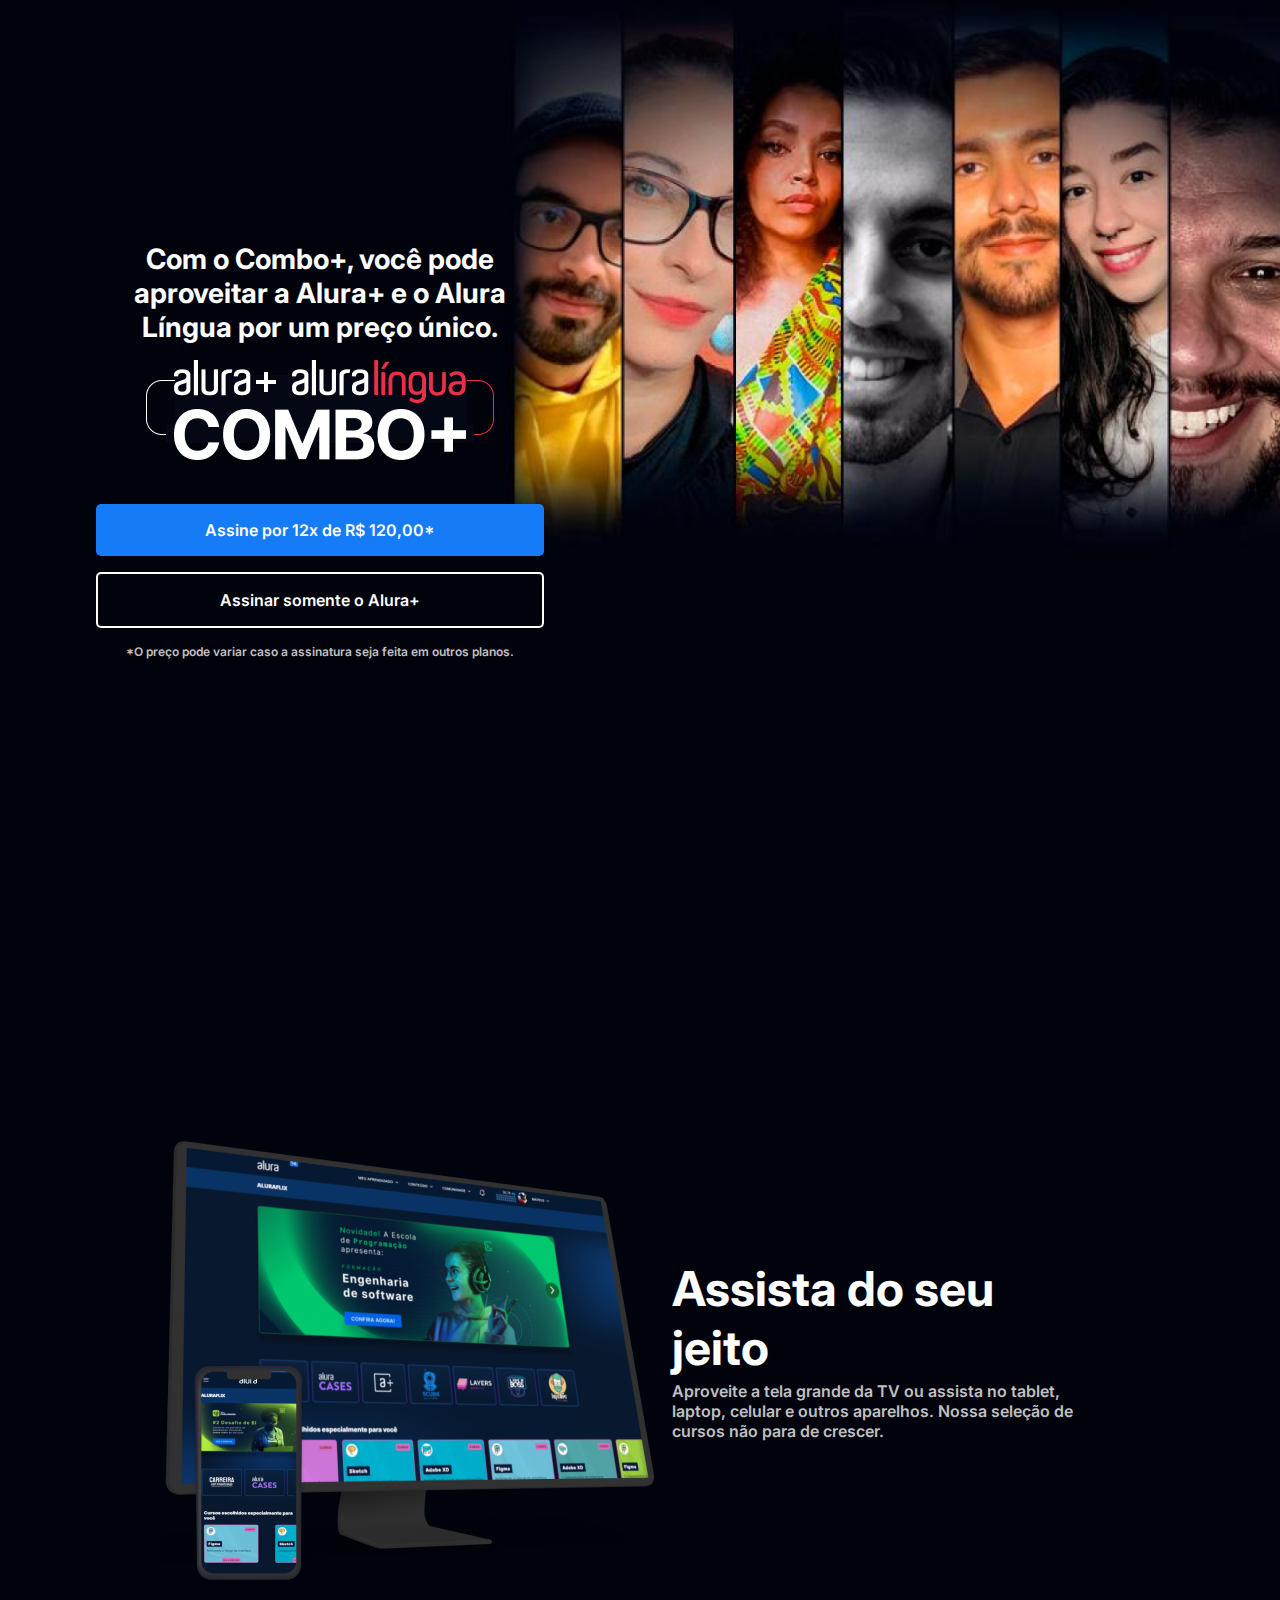
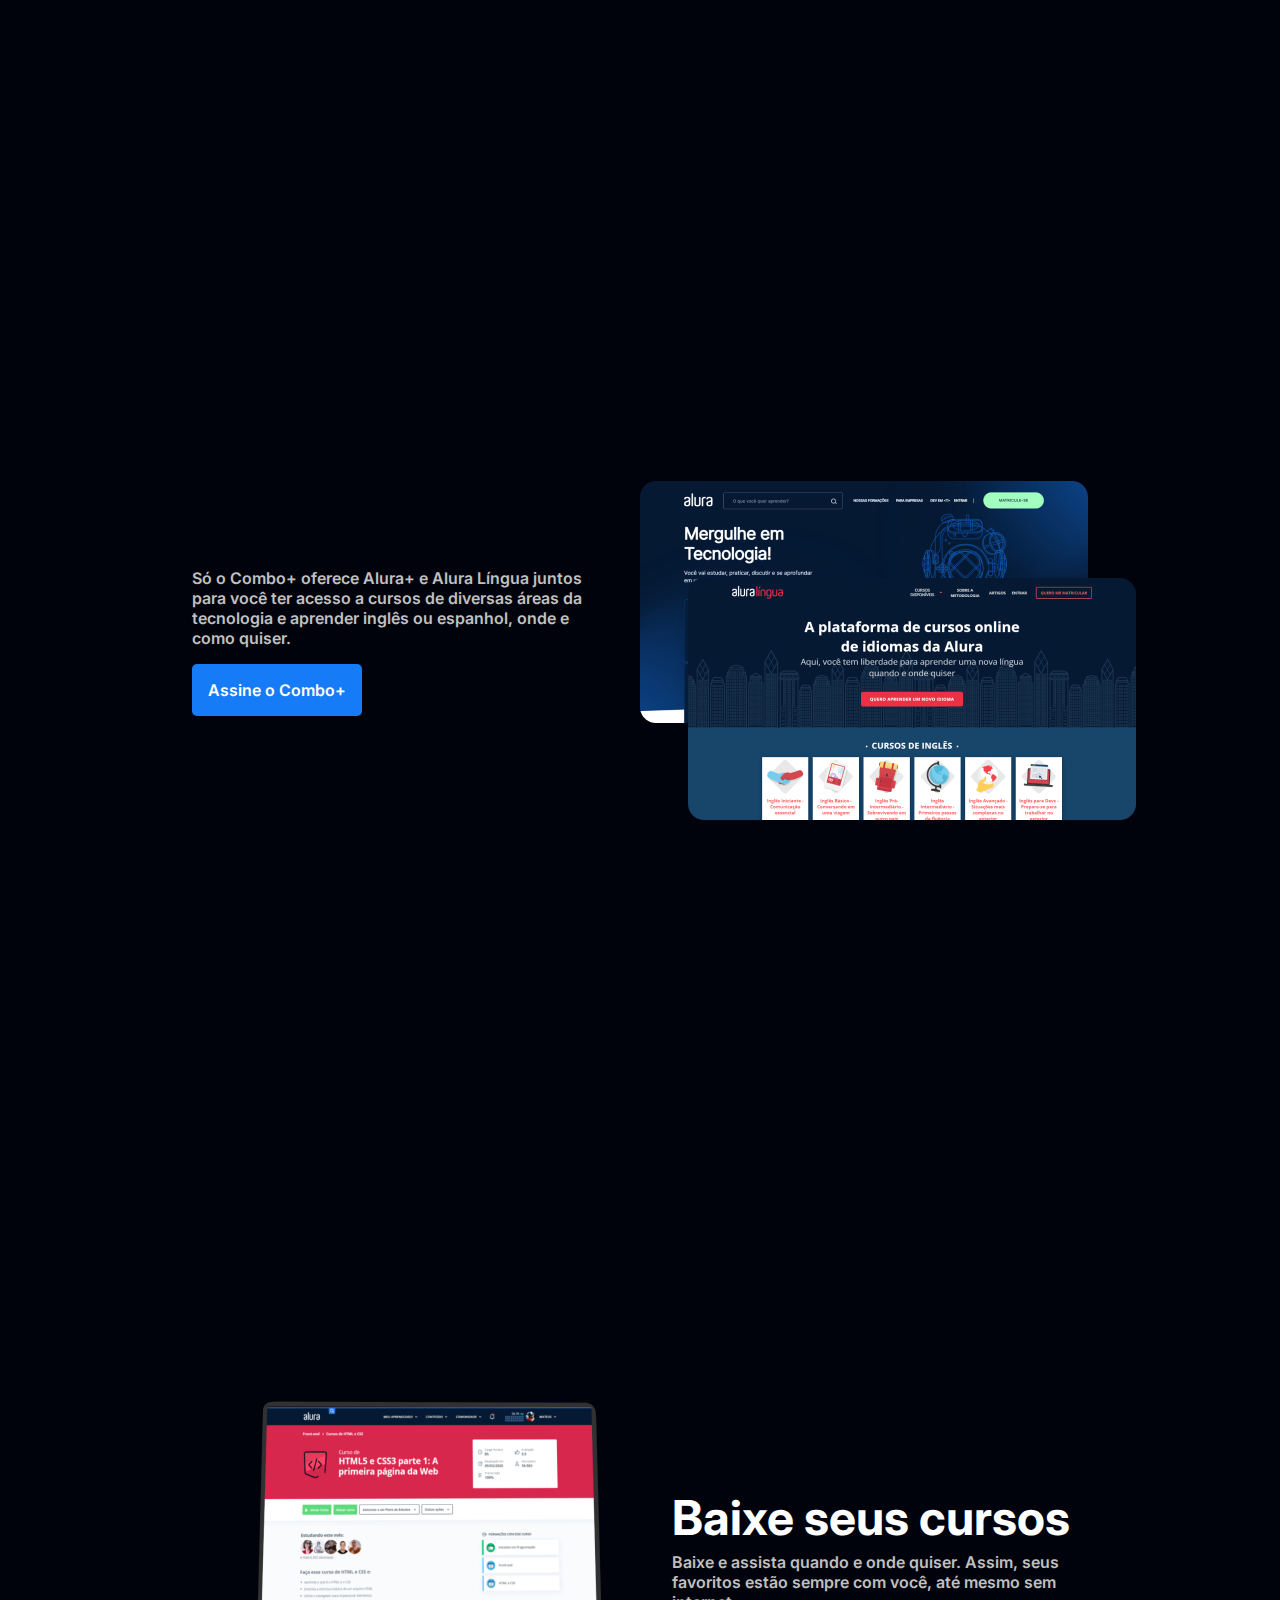
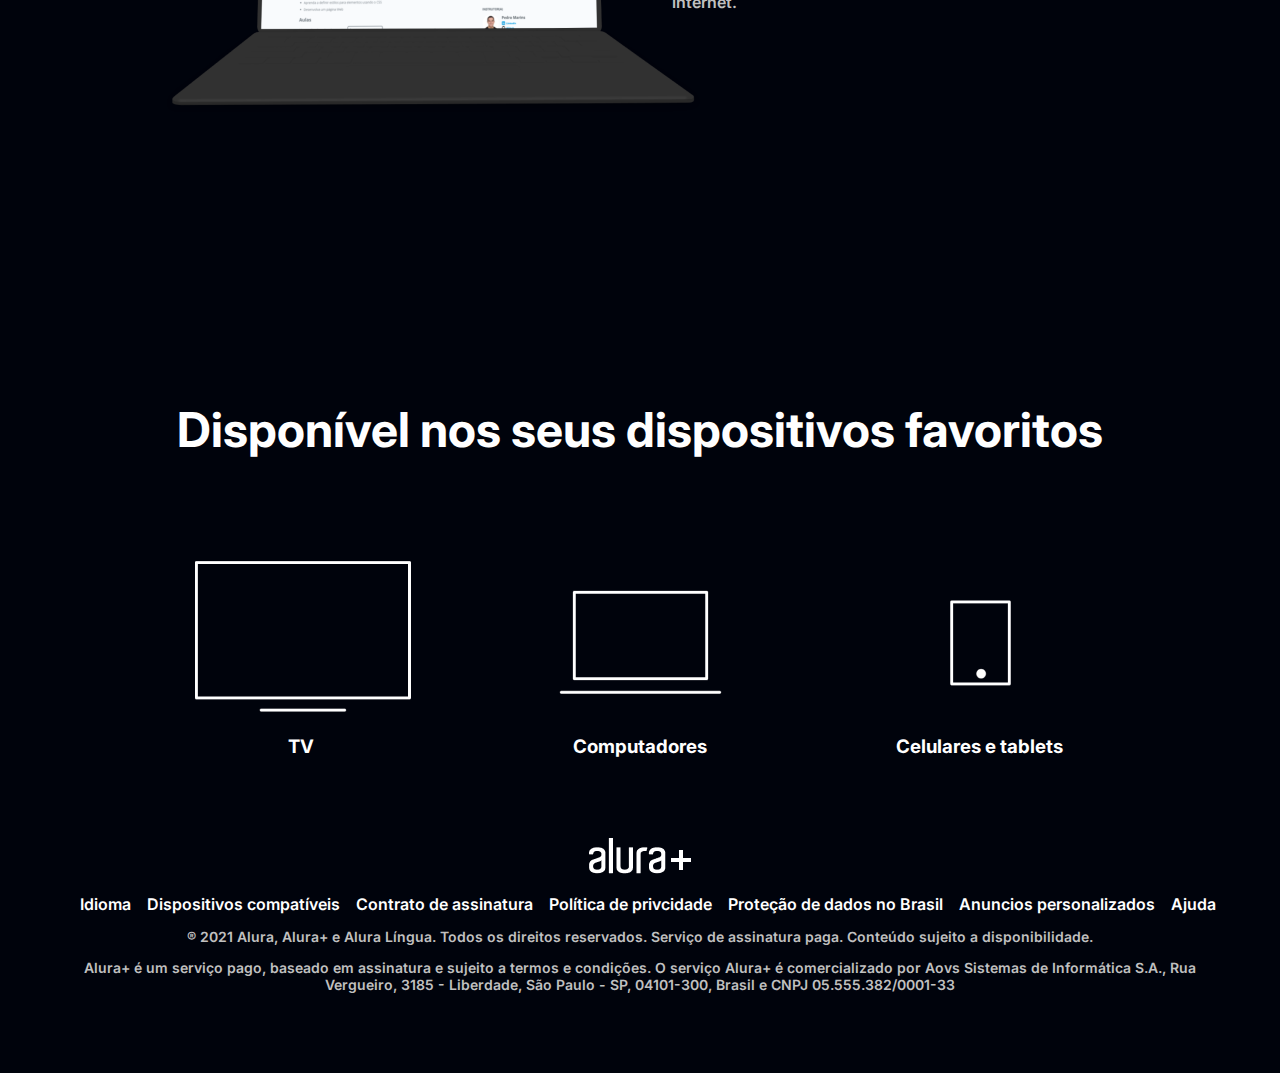
<file: index.html>
<!DOCTYPE html>
<html lang="pt-br">
<head>
    <title>Alura Plus</title>
    <meta charset="UTF-8">
    <meta name="viewport" content="width=device-width, initial-scale=1.0">
    <link rel="stylesheet" href="style.css"> 
    <link rel="preconnect" href="https://fonts.googleapis.com">
    <link rel="preconnect" href="https://fonts.gstatic.com" crossorigin>
    <link href="https://fonts.googleapis.com/css2?family=Inter:wght@400;700&display=swap" rel="stylesheet">
</head>
<body>
    <section class="container principal">
        <div class="container__caixa">
           <h1 class="container__titulo">Com o Combo+, você pode aproveitar a Alura+ e o Alura Língua por um preço único.</h1>
           <img src="img/Combo.png" alt="O combo+ é a junção do alura+ e o alura língua" class="container__imagem">
           <a href="www.alura.com.br" class="container__botao">Assine por 12x de R$ 120,00*</a>
           <a href="www.alura.com.br" class="container__botao botao_secundario">Assinar somente o Alura+</a>
           <p class="container__aviso">*O preço pode variar caso a assinatura seja feita em outros planos.</p>
        </div>
    </section>
   <section class="container secundario">
       <img src="img/Plataformas.png" alt="Um monitor e um celular com alura plus aberto" class="container__secundario">
       <div class="container__descricao">
           <h2 class="descricao__titulo">Assista do seu jeito</h2>
           <p class="descricao__texto">Aproveite a tela grande da TV ou assista no tablet, laptop, celular e outros aparelhos. Nossa seleção de cursos não para de crescer.<p>
       </div>
   </section>
   <section class="container secundario">
       <div class="container__descricao">
        <p class="descricao__texto">Só o Combo+ oferece Alura+ e Alura Língua juntos para você ter acesso a cursos de diversas áreas da tecnologia e aprender inglês ou espanhol, onde e como quiser.</p>
       <a href="wwww.alura.com.br" class="container__botao secundario__botao">Assine o Combo+</a>
    </div>
    <img src="img/Telas.png" alt="Tela da alura plus e do alura lingua" class="secundario__imagem">
   </section>
   <section class="container secundario">
       <img src="img/Notebook.png" alt="Noteebok alura plus" class="secundario__imagem">
       <div class="container__descricao">
           <h2 class="descricao__titulo">Baixe seus cursos</h2>
           <p class="descricao__texto">Baixe e assista quando e onde quiser. Assim, seus favoritos estão sempre com você, até mesmo sem internet.</p>
       </div>
   </section>
   <section class="dispositivos">
           <h2 class="dispositivos__titulo">Disponível nos seus dispositivos favoritos</h2> 
           <ul class="dispositivos__lista">
             <li>
                 <img src="img/tv.png" alt="ícone TV">
                 <h3 class="lista__item">TV</h3>
             </li>
              <li>
                  <img src="img/computador.png" alt="ícone computador">
                  <h3 class="lista__item">Computadores</h3>
              </li>
            <li>
                <img src="img/celular.png" alt="ícone de celular">
                <h3 class="lista__item">Celulares e tablets</h3>
            </li>
           </ul>
   </section>
   <footer class="rodape">
       <img src="img/Logo.png" alt="Logo Alura+" class="rodape__logo">
       <ul class="rodape__lista">
           <li class="lista__link">
               <a href="#">Idioma</a>
           </li>
           <li class="lista__link">
            <a href="#">Dispositivos compatíveis</a>
        </li>
        <li class="lista__link">
            <a href="#">Contrato de assinatura</a>
        </li>
        <li class="lista__link">
            <a href="#">Política de privcidade</a>
        </li>
        <li class="lista__link">
            <a href="#">Proteção de dados no Brasil</a>
        </li>
        <li class="lista__link">
            <a href="#">Anuncios personalizados</a>
        </li>
        <li class="lista__link">
            <a href="#">Ajuda</a>
        </li>
       </ul>
      <p class="rodape__texto">® 2021 Alura, Alura+ e Alura Língua. Todos os direitos reservados. Serviço de assinatura paga. Conteúdo sujeito a disponibilidade.</p>
      <p class="rodape__texto">Alura+ é um serviço pago, baseado em assinatura e sujeito a termos e condições. O serviço Alura+ é comercializado por Aovs Sistemas de Informática S.A., Rua Vergueiro, 3185 - Liberdade, São Paulo - SP, 04101-300, Brasil e CNPJ 05.555.382/0001-33</p>
   </footer>
</body>
</html>
</file>
<file: style.css>
:root {
    --branco-principal: #FFF;
    --cinza-secundario: #C0C0C0;
    --botao-azul: #167BF7; 
    --cor-de-fundo: #00030C;
    --fonte-principal: 'Inter';
    --botao-azul-efeito: #ca48f1;
}

body {
    background-color: var(--cor-de-fundo);
    color: var(--branco-principal);
    font-family: var(--fonte-principal);
    font-size: 16px;
    font-weight: 600;
}

* {
    margin: 0;
    padding: 0;
}

.principal {
    background-image: url(img/Background.png);
    background-repeat: no-repeat;
    background-size: contain;
    align-items: center;
    text-align: center;
}

.container {
    height: 100vh;
    display: grid;
    grid-template-columns: 50% 50%;
}

.container__botao {
    background-color: var(--botao-azul);
    border-radius: 5px;
    padding: 1em;
    color: var(--branco-principal);
    display: block;
    text-decoration: none;
    margin-bottom: 1em
}

.botao_secundario {
    background: transparent;
    border: 2px solid var(--branco-principal);
}
    
.container__aviso {
    font-size: 12px;
    color: var(--cinza-secundario);
}

.container__titulo {
    font-size: 28px ;
    font-weight: 700;
}

.container__imagem {
    margin: 1em 0 2em 0;
}

.container__caixa {
    margin: 0 6em;
}


.secundario_imagem {
   width: 80%;
}

.secundario {
    align-items: center;
    margin: 0 10em;
}

.descricao__titulo {
    font-weight: 700;
    font-size: 48px;
    color: var(--branco-principal);
    margin-bottom: 0.1em;
}

.descricao__texto {
    color: var(--cinza-secundario);

}

.secundario__botao {
    display: inline-block;
    margin-top: 1em;
    
}

.container__descricao {
    
    padding: 2em;
}

.dispositivos__lista {
    display: flex;
    justify-content: center;
    list-style-type: none;
    margin: 5em 0;
}

.dispositivos {
    text-align: center;
}

.dispositivos__titulo {
    font-size: 48px;
    color: var(--branco-principal);
}

.rodape__lista {
    display: flex;
    justify-content: center;
    list-style-type: none;
    margin-top: 1em;
}

.lista__link a{
    text-decoration: none;
    color: var(--branco-principal);
    margin-left: 1em;
}

.rodape__texto {
    margin: 1em 0;
    color: var(--cinza-secundario);
    font-size: 14px;
}

.rodape {
    text-align: center;
    margin: 5em 3em;
}

.lista__link a:hover {
    color: var(--botao-azul);
}

.lista__link a:active {
     color: purple;
}

.container__botao:hover {
     background-color: var(--botao-azul-efeito);
     color: var(--cor-de-fundo);
}
</file>
